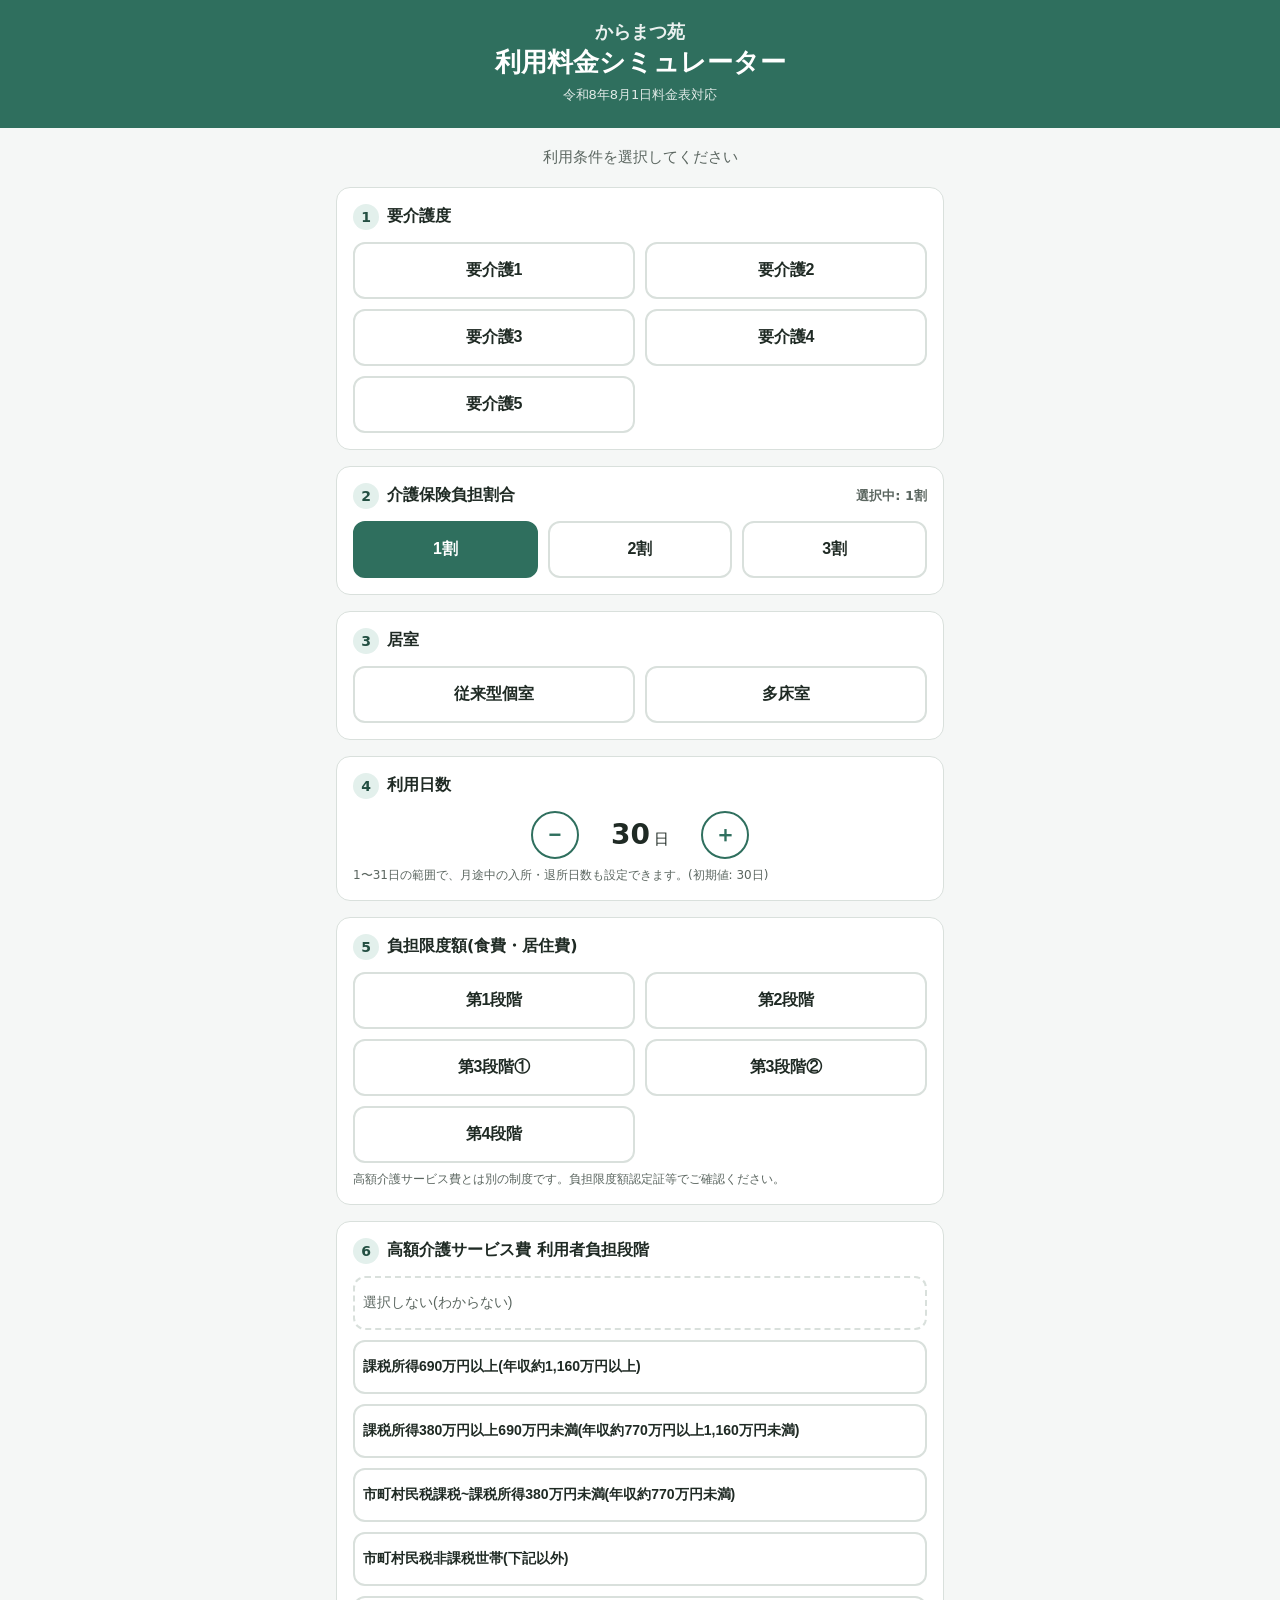
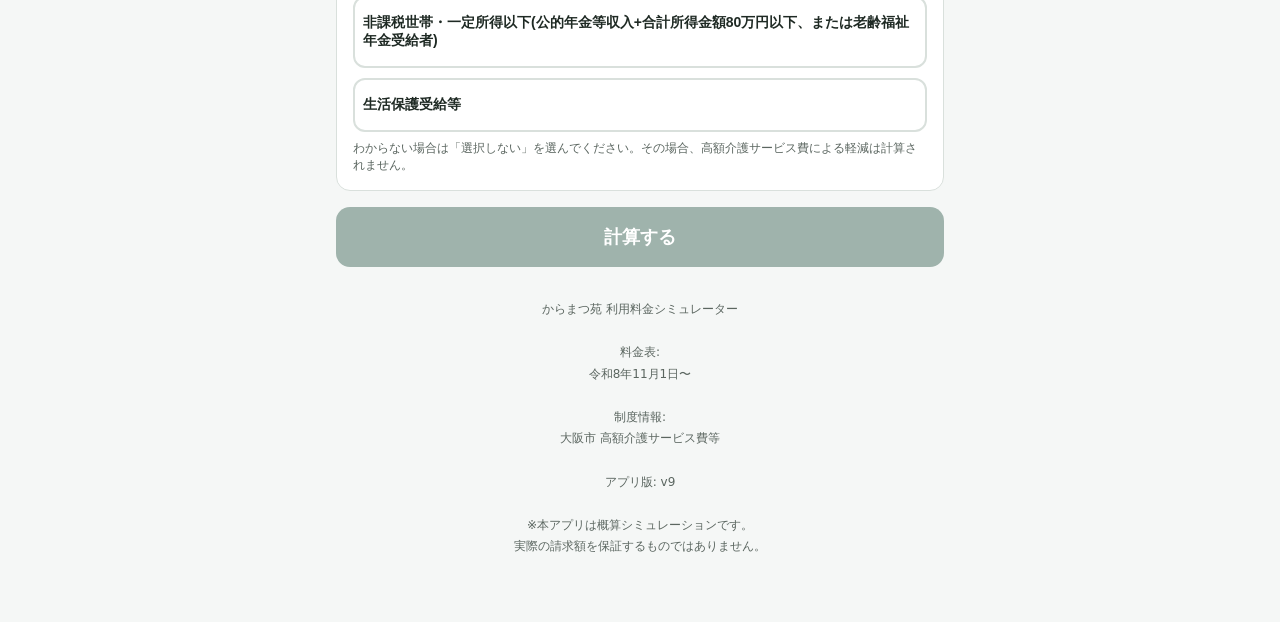
<file: index.html>
<!doctype html>
<html lang="ja">
<head>
<meta charset="utf-8">
<meta name="viewport" content="width=device-width, initial-scale=1, viewport-fit=cover">
<title>からまつ苑 利用料金シミュレーター</title>
<meta name="description" content="特別養護老人ホームからまつ苑の月額利用料金を概算するシミュレーターです。">
<meta name="theme-color" content="#2f6f5e">
<link rel="manifest" href="./manifest.json">
<link rel="apple-touch-icon" href="./icons/apple-touch-icon.png">
<link rel="icon" href="./icons/icon-192.png">
<meta name="apple-mobile-web-app-capable" content="yes">
<meta name="apple-mobile-web-app-status-bar-style" content="black-translucent">
<meta name="apple-mobile-web-app-title" content="からまつ苑料金計算">
<link rel="stylesheet" href="./css/style.css">
</head>
<body>

<header class="app-header">
  <p class="facility-name">からまつ苑</p>
  <h1>利用料金シミュレーター</h1>
  <p class="subtitle">令和8年8月1日料金表対応</p>
</header>

<main>
  <p class="lead">利用条件を選択してください</p>

  <!-- STEP 1: 要介護度 -->
  <section class="step" id="step-careLevel">
    <p class="step-title"><span class="step-number">1</span>要介護度<span class="step-status" id="status-careLevel"></span></p>
    <div class="option-grid cols-2" data-field="careLevel">
      <button class="option-btn" data-value="1">要介護1</button>
      <button class="option-btn" data-value="2">要介護2</button>
      <button class="option-btn" data-value="3">要介護3</button>
      <button class="option-btn" data-value="4">要介護4</button>
      <button class="option-btn" data-value="5">要介護5</button>
    </div>
  </section>

  <!-- STEP 2: 介護保険負担割合 -->
  <section class="step" id="step-copayRatio">
    <p class="step-title"><span class="step-number">2</span>介護保険負担割合<span class="step-status" id="status-copayRatio"></span></p>
    <div class="option-grid" data-field="copayRatio">
      <button class="option-btn" data-value="0.1">1割</button>
      <button class="option-btn" data-value="0.2">2割</button>
      <button class="option-btn" data-value="0.3">3割</button>
    </div>
  </section>

  <!-- STEP 3: 居室 -->
  <section class="step" id="step-roomType">
    <p class="step-title"><span class="step-number">3</span>居室<span class="step-status" id="status-roomType"></span></p>
    <div class="option-grid cols-2" data-field="roomType">
      <button class="option-btn" data-value="private">従来型個室</button>
      <button class="option-btn" data-value="multi">多床室</button>
    </div>
  </section>

  <!-- STEP 4: 利用日数 -->
  <section class="step" id="step-days">
    <p class="step-title"><span class="step-number">4</span>利用日数</p>
    <div class="days-control">
      <button type="button" id="days-minus" aria-label="1日減らす">−</button>
      <div class="days-value"><span id="days-display">30</span><span class="unit">日</span></div>
      <button type="button" id="days-plus" aria-label="1日増やす">＋</button>
    </div>
    <p class="field-hint">1〜31日の範囲で、月途中の入所・退所日数も設定できます。(初期値: 30日)</p>
  </section>

  <!-- STEP 5: 負担限度額段階 -->
  <section class="step" id="step-limitStage">
    <p class="step-title"><span class="step-number">5</span>負担限度額(食費・居住費)<span class="step-status" id="status-limitStage"></span></p>
    <div class="option-grid cols-2" data-field="limitStage">
      <button class="option-btn" data-value="1">第1段階</button>
      <button class="option-btn" data-value="2">第2段階</button>
      <button class="option-btn" data-value="3_1">第3段階①</button>
      <button class="option-btn" data-value="3_2">第3段階②</button>
      <button class="option-btn" data-value="4">第4段階</button>
    </div>
    <p class="field-hint">高額介護サービス費とは別の制度です。負担限度額認定証等でご確認ください。</p>
  </section>

  <!-- STEP 6: 高額介護サービス費 利用者負担段階 -->
  <section class="step" id="step-highCostCareCategoryId">
    <p class="step-title"><span class="step-number">6</span>高額介護サービス費 利用者負担段階<span class="step-status" id="status-highCostCareCategoryId"></span></p>
    <div class="option-grid cols-1" data-field="highCostCareCategoryId" id="highCostCareOptions">
      <!-- 選択肢はJSで大阪市データマスタから生成(先頭に「選択しない」を含む) -->
    </div>
    <p class="field-hint">わからない場合は「選択しない」を選んでください。その場合、高額介護サービス費による軽減は計算されません。</p>
  </section>

  <button type="button" class="calc-button" id="calc-button" disabled>計算する</button>

  <!-- 結果画面 -->
  <section class="result-panel" id="result-panel" hidden>
    <div class="print-only-header">
      <p class="print-facility-name">からまつ苑 利用料金シミュレーター(概算)</p>
      <p class="print-date" id="print-date"></p>
    </div>

    <div class="result-section" id="condition-summary">
      <h3>ご利用条件</h3>
      <div class="result-row"><span class="name">要介護度</span><span class="value" id="cond-careLevel"></span></div>
      <div class="result-row"><span class="name">介護保険負担割合</span><span class="value" id="cond-copayRatio"></span></div>
      <div class="result-row"><span class="name">居室</span><span class="value" id="cond-roomType"></span></div>
      <div class="result-row"><span class="name">利用日数</span><span class="value" id="cond-days"></span></div>
      <div class="result-row"><span class="name">負担限度額</span><span class="value" id="cond-limitStage"></span></div>
      <div class="result-row"><span class="name">高額介護サービス費区分</span><span class="value" id="cond-highCostCare"></span></div>
    </div>

    <div class="result-final">
      <div class="label">月額利用料金(概算)</div>
      <div class="amount"><span id="result-finalTotal">0</span><span class="yen">円</span></div>
    </div>

    <div class="result-section">
      <h3>介護サービス</h3>
      <div class="result-row"><span class="name">基本サービス</span><span class="value" id="result-baseUnit"></span></div>
      <div class="result-row"><span class="name">各種加算(通常加算+月額加算)</span><span class="value" id="result-additions"></span></div>
      <div class="result-row"><span class="name">処遇改善加算</span><span class="value" id="result-treatment"></span></div>
      <div class="result-row total highlight"><span class="name">介護サービス自己負担(適用前)</span><span class="value" id="result-careCopay"></span></div>
    </div>

    <div class="result-section">
      <h3>高額介護サービス費</h3>
      <div class="result-row"><span class="name">適用前(介護サービス自己負担)</span><span class="value" id="result-hcBefore"></span></div>
      <div class="result-row"><span class="name">上限額(<span id="result-hcCategoryLabel"></span>)</span><span class="value" id="result-hcLimit"></span></div>
      <div class="arrow-row">↓</div>
      <div class="result-row highlight"><span class="name" id="result-hcAfterLabel">適用後</span><span class="value" id="result-hcAfter"></span></div>
      <div class="result-row"><span class="name" id="result-hcReductionLabel">高額介護サービス費相当額(軽減額)</span><span class="value" id="result-hcReduction"></span></div>
      <div class="reduction-banner" id="reduction-banner" hidden></div>
    </div>

    <div class="result-section">
      <h3>食費・居住費</h3>
      <div class="result-row"><span class="name">食費</span><span class="value" id="result-food"></span></div>
      <div class="result-row"><span class="name">居住費</span><span class="value" id="result-room"></span></div>
      <p class="remark-note" id="welfare-note" hidden></p>
    </div>

    <div class="caution-box">
      ※この結果は概算です。実際の請求額とは、算定された加算、利用日数、端数処理、制度適用状況、その他費用等により異なる場合があります。<br><br>
      ※高額介護サービス費の適用には制度上の要件があります。このシミュレーションは実際の支給額を確定するものではありません。
    </div>

    <div class="result-actions">
      <button type="button" class="print-button" id="print-button">印刷する(PDFで保存)</button>
      <button type="button" class="reset-button" id="reset-button">最初からやり直す</button>
    </div>
  </section>
</main>

<footer class="app-footer">からまつ苑 利用料金シミュレーター

料金表:
<span id="footer-fee-version">読み込み中…</span>

制度情報:
大阪市 高額介護サービス費等

アプリ版: <span id="footer-app-version">—</span>

※本アプリは概算シミュレーションです。
実際の請求額を保証するものではありません。</footer>

<script type="module" src="./js/app.js"></script>
</body>
</html>
</file>
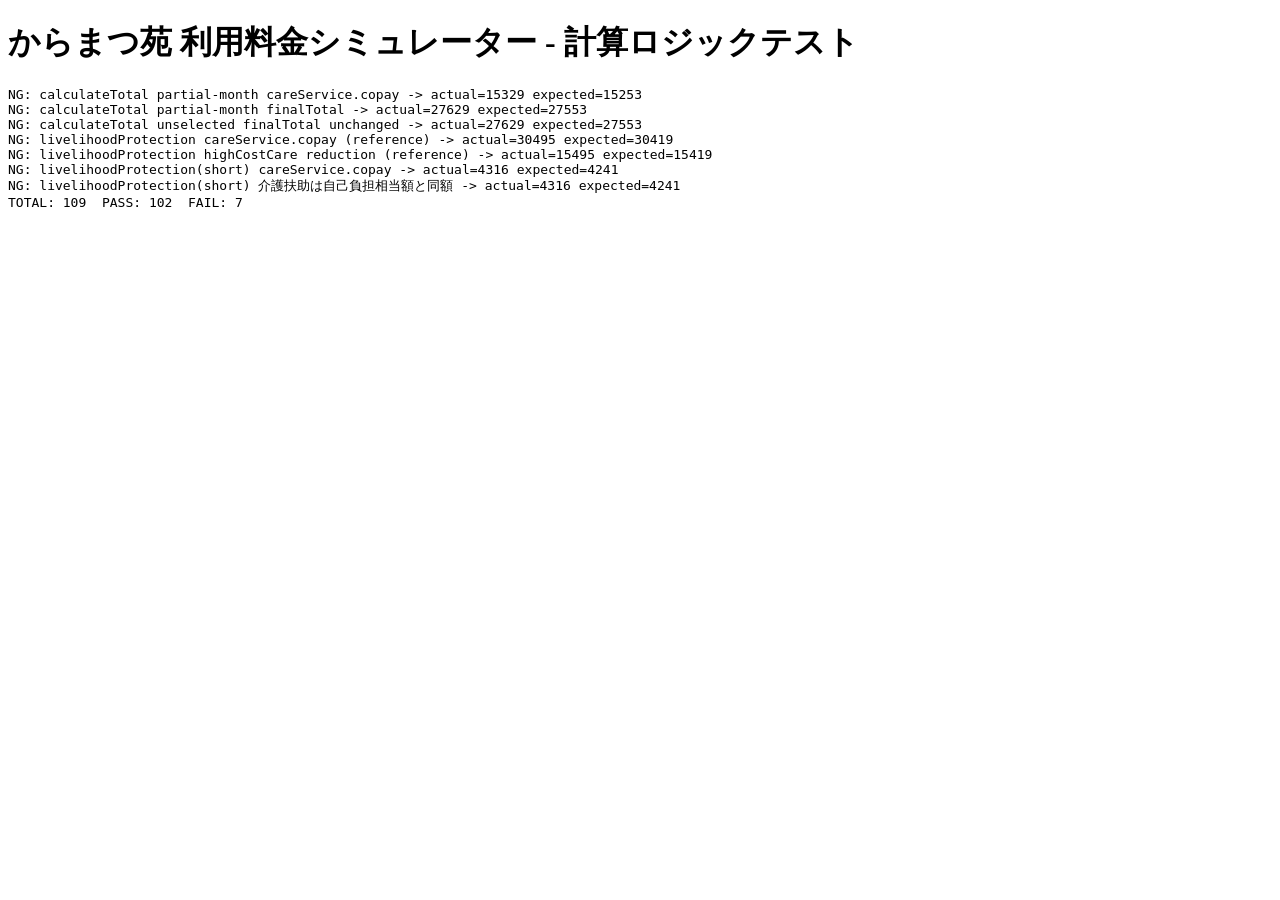
<file: tests/test.html>
<!doctype html>
<html lang="ja">
<head>
<meta charset="utf-8">
<title>計算ロジック テスト</title>
</head>
<body>
<h1>からまつ苑 利用料金シミュレーター - 計算ロジックテスト</h1>
<pre id="results">実行中...</pre>
<script type="module" src="./tests.js"></script>
</body>
</html>
</file>
<file: css/style.css>
:root {
  color-scheme: light;
  --color-bg: #f5f7f6;
  --color-surface: #ffffff;
  --color-text: #1f2a24;
  --color-text-muted: #5b6660;
  --color-primary: #2f6f5e;
  --color-primary-dark: #234f42;
  --color-primary-light: #e3f0ec;
  --color-border: #d9e0dc;
  --color-selected-bg: #2f6f5e;
  --color-selected-text: #ffffff;
  --color-caution-bg: #fbf6e8;
  --color-caution-border: #e8dcb0;
  --radius: 14px;
  --gap: 14px;
}

* {
  box-sizing: border-box;
}

html, body {
  margin: 0;
  padding: 0;
  background: var(--color-bg);
  color: var(--color-text);
  font-family: "Hiragino Sans", "Yu Gothic", "Noto Sans JP", system-ui, -apple-system, sans-serif;
  -webkit-text-size-adjust: 100%;
  max-width: 100%;
  overflow-x: hidden;
}

body {
  padding-bottom: 48px;
}

.app-header {
  background: var(--color-primary);
  color: #fff;
  padding: 20px 16px 24px;
  text-align: center;
}

.app-header .facility-name {
  font-size: 18px;
  font-weight: 600;
  opacity: 0.9;
  margin: 0 0 2px;
}

.app-header h1 {
  font-size: 26px;
  margin: 0 0 6px;
  line-height: 1.3;
}

.app-header .subtitle {
  font-size: 13px;
  opacity: 0.85;
  margin: 0;
}

main {
  max-width: 640px;
  width: 100%;
  margin: 0 auto;
  padding: 16px;
}

.lead {
  text-align: center;
  font-size: 15px;
  color: var(--color-text-muted);
  margin: 4px 0 20px;
}

.step {
  background: var(--color-surface);
  border-radius: var(--radius);
  border: 1px solid var(--color-border);
  padding: 16px;
  margin-bottom: 16px;
}

.step-title {
  display: flex;
  align-items: center;
  gap: 8px;
  font-size: 16px;
  font-weight: 700;
  margin: 0 0 12px;
}

.step-number {
  display: inline-flex;
  align-items: center;
  justify-content: center;
  width: 26px;
  height: 26px;
  border-radius: 50%;
  background: var(--color-primary-light);
  color: var(--color-primary-dark);
  font-size: 14px;
  flex-shrink: 0;
}

.step-status {
  margin-left: auto;
  font-size: 13px;
  color: var(--color-text-muted);
}

.option-grid {
  display: grid;
  grid-template-columns: repeat(3, minmax(0, 1fr));
  gap: 10px;
}

.option-grid.cols-2 {
  grid-template-columns: repeat(2, minmax(0, 1fr));
}

.option-grid.cols-1 {
  grid-template-columns: minmax(0, 1fr);
}

.option-btn {
  appearance: none;
  border: 2px solid var(--color-border);
  background: var(--color-surface);
  color: var(--color-text);
  border-radius: 12px;
  padding: 16px 8px;
  font-size: 16px;
  font-weight: 600;
  min-height: 56px;
  cursor: pointer;
  transition: background 0.15s ease, border-color 0.15s ease, color 0.15s ease;
  min-width: 0;
  width: 100%;
}

.option-btn:active {
  transform: scale(0.98);
}

.option-btn[aria-pressed="true"] {
  background: var(--color-selected-bg);
  border-color: var(--color-selected-bg);
  color: var(--color-selected-text);
}

.option-btn.small {
  font-size: 14px;
  min-height: 48px;
}

.option-btn.wide {
  text-align: left;
}

.option-btn.skip-option {
  border-style: dashed;
  color: var(--color-text-muted);
  font-weight: 500;
}

.option-btn.skip-option[aria-pressed="true"] {
  background: var(--color-text-muted);
  border-color: var(--color-text-muted);
  color: #fff;
}

.days-control {
  display: flex;
  align-items: center;
  justify-content: center;
  gap: 16px;
}

.days-control button {
  width: 48px;
  height: 48px;
  border-radius: 50%;
  border: 2px solid var(--color-primary);
  background: var(--color-surface);
  color: var(--color-primary);
  font-size: 22px;
  font-weight: 700;
  cursor: pointer;
}

.days-control button:disabled {
  opacity: 0.35;
  cursor: not-allowed;
}

.days-value {
  font-size: 28px;
  font-weight: 700;
  min-width: 90px;
  text-align: center;
}

.days-value .unit {
  font-size: 15px;
  font-weight: 500;
  margin-left: 4px;
}

.toggle-row {
  display: flex;
  gap: 10px;
  margin-bottom: 10px;
}

.toggle-row .option-btn {
  flex: 1;
}

.number-input-row {
  display: flex;
  align-items: center;
  gap: 8px;
}

.number-input-row input[type="number"] {
  flex: 1;
  font-size: 18px;
  padding: 12px;
  border-radius: 10px;
  border: 2px solid var(--color-border);
  min-height: 48px;
  width: 100%;
}

.number-input-row .unit {
  font-size: 15px;
  color: var(--color-text-muted);
}

.field-hint {
  font-size: 12px;
  color: var(--color-text-muted);
  margin: 8px 0 0;
}

.calc-button {
  display: block;
  width: 100%;
  padding: 18px;
  font-size: 18px;
  font-weight: 700;
  border-radius: 14px;
  border: none;
  background: var(--color-primary);
  color: #fff;
  cursor: pointer;
  margin-top: 8px;
}

.calc-button:disabled {
  background: #9fb3ac;
  cursor: not-allowed;
}

/* Result panel */
.result-panel {
  background: var(--color-surface);
  border-radius: var(--radius);
  border: 1px solid var(--color-border);
  padding: 20px 16px;
  margin-bottom: 16px;
}

.result-panel h2 {
  font-size: 15px;
  color: var(--color-text-muted);
  margin: 0 0 4px;
  font-weight: 600;
}

.result-final {
  text-align: center;
  padding: 8px 0 20px;
  border-bottom: 1px dashed var(--color-border);
  margin-bottom: 16px;
}

.result-final .label {
  font-size: 14px;
  color: var(--color-text-muted);
}

.result-final .amount {
  font-size: 40px;
  font-weight: 800;
  color: var(--color-primary-dark);
  line-height: 1.2;
}

.result-final .amount .yen {
  font-size: 22px;
  margin-left: 2px;
}

.result-section {
  margin-bottom: 18px;
}

.result-section h3 {
  font-size: 15px;
  margin: 0 0 8px;
  color: var(--color-primary-dark);
  border-left: 4px solid var(--color-primary);
  padding-left: 8px;
}

.result-row {
  display: flex;
  justify-content: space-between;
  align-items: baseline;
  padding: 6px 0;
  font-size: 15px;
}

.result-row .name {
  color: var(--color-text-muted);
}

.result-row .value {
  font-weight: 700;
  font-size: 17px;
}

.remark-note {
  font-size: 12px;
  color: var(--color-text-muted);
  margin: 8px 0 0;
  padding-top: 8px;
  border-top: 1px dashed var(--color-border);
}

.result-row.total {
  border-top: 1px solid var(--color-border);
  margin-top: 4px;
  padding-top: 10px;
}

.result-row.highlight .value {
  color: var(--color-primary-dark);
}

.arrow-row {
  text-align: center;
  color: var(--color-text-muted);
  font-size: 14px;
  padding: 2px 0;
}

.reduction-banner {
  background: var(--color-primary-light);
  border-radius: 10px;
  padding: 10px 12px;
  text-align: center;
  font-size: 14px;
  color: var(--color-primary-dark);
  margin-top: 8px;
}

.caution-box {
  background: var(--color-caution-bg);
  border: 1px solid var(--color-caution-border);
  border-radius: 12px;
  padding: 14px;
  font-size: 13px;
  line-height: 1.7;
  color: var(--color-text);
  margin-bottom: 16px;
}

.result-actions {
  display: flex;
  flex-direction: column;
  gap: 10px;
  margin-bottom: 16px;
}

.print-button,
.reset-button {
  display: block;
  width: 100%;
  padding: 14px;
  font-size: 16px;
  font-weight: 600;
  border-radius: 12px;
  border: 2px solid var(--color-primary);
  background: #fff;
  color: var(--color-primary);
  cursor: pointer;
}

.print-button {
  background: var(--color-primary);
  color: #fff;
}

.print-only-header {
  display: none;
}

footer.app-footer {
  text-align: center;
  font-size: 12px;
  color: var(--color-text-muted);
  line-height: 1.8;
  padding: 16px;
  white-space: pre-line;
}

[hidden] {
  display: none !important;
}

/* 印刷・PDF保存用のレイアウト調整。
   結果画面(result-panel)以外はすべて非表示にし、白背景・黒文字の書類らしい見た目にする。
   A4 1枚に収まるよう、余白・行間・文字サイズを画面表示よりも詰めている。 */
@media print {
  @page {
    size: A4;
    margin: 10mm;
  }

  html,
  body {
    background: #fff;
    font-size: 12px;
  }

  .app-header,
  .lead,
  .step,
  .calc-button,
  .print-button,
  .reset-button,
  footer.app-footer {
    display: none !important;
  }

  main {
    max-width: none;
    padding: 0;
  }

  .result-panel {
    border: none;
    padding: 0;
  }

  .print-only-header {
    display: block;
    text-align: center;
    margin-bottom: 8px;
    padding-bottom: 6px;
    border-bottom: 2px solid #000;
  }

  .print-facility-name {
    font-size: 15px;
    font-weight: 700;
    margin: 0 0 2px;
  }

  .print-date {
    font-size: 10px;
    color: #333;
    margin: 0;
  }

  #condition-summary.result-section {
    margin-bottom: 6px;
  }

  #condition-summary .result-row {
    padding: 2px 0;
    font-size: 11px;
  }

  .result-final {
    padding: 4px 0 8px;
    margin-bottom: 6px;
    border-bottom: 1px solid #999;
  }

  .result-final .label {
    font-size: 11px;
  }

  .result-final .amount {
    font-size: 26px;
    color: #000;
  }

  .result-final .amount .yen {
    font-size: 16px;
  }

  .result-section {
    margin-bottom: 6px;
  }

  .result-section h3 {
    font-size: 12px;
    margin: 0 0 3px;
    color: #000;
    border-left-color: #000;
  }

  .result-row {
    padding: 2px 0;
    font-size: 11px;
  }

  .result-row.total {
    padding-top: 4px;
  }

  .result-row.highlight .value,
  .result-row .value {
    color: #000;
    font-size: 12px;
  }

  .arrow-row {
    padding: 0;
    font-size: 11px;
  }

  .reduction-banner {
    background: #fff;
    border: 1px solid #999;
    padding: 4px 8px;
    margin-top: 4px;
    font-size: 10px;
  }

  .remark-note {
    font-size: 9px;
    margin-top: 4px;
    padding-top: 4px;
  }

  .caution-box {
    background: #fff;
    border: 1px solid #999;
    padding: 6px 8px;
    font-size: 9px;
    line-height: 1.4;
    margin-bottom: 4px;
  }

  .caution-box br + br {
    display: none;
  }
}
</file>
